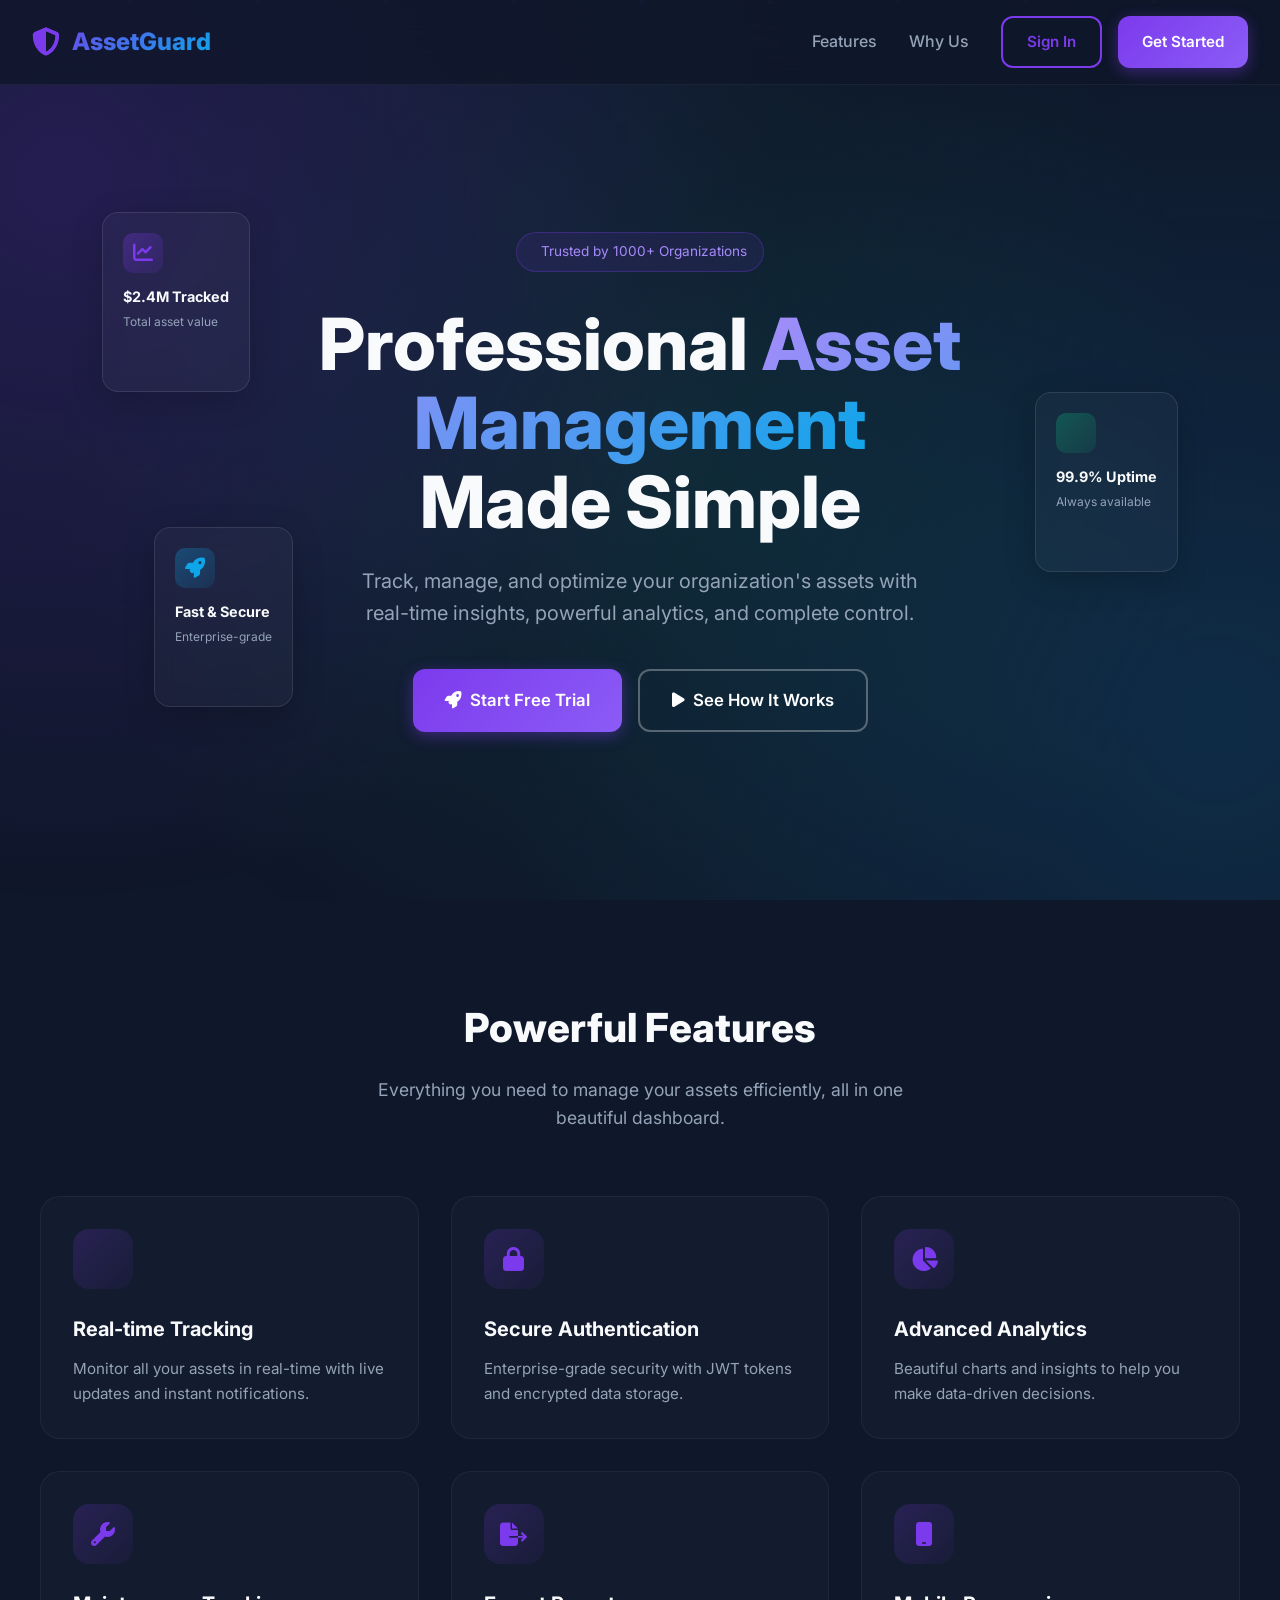
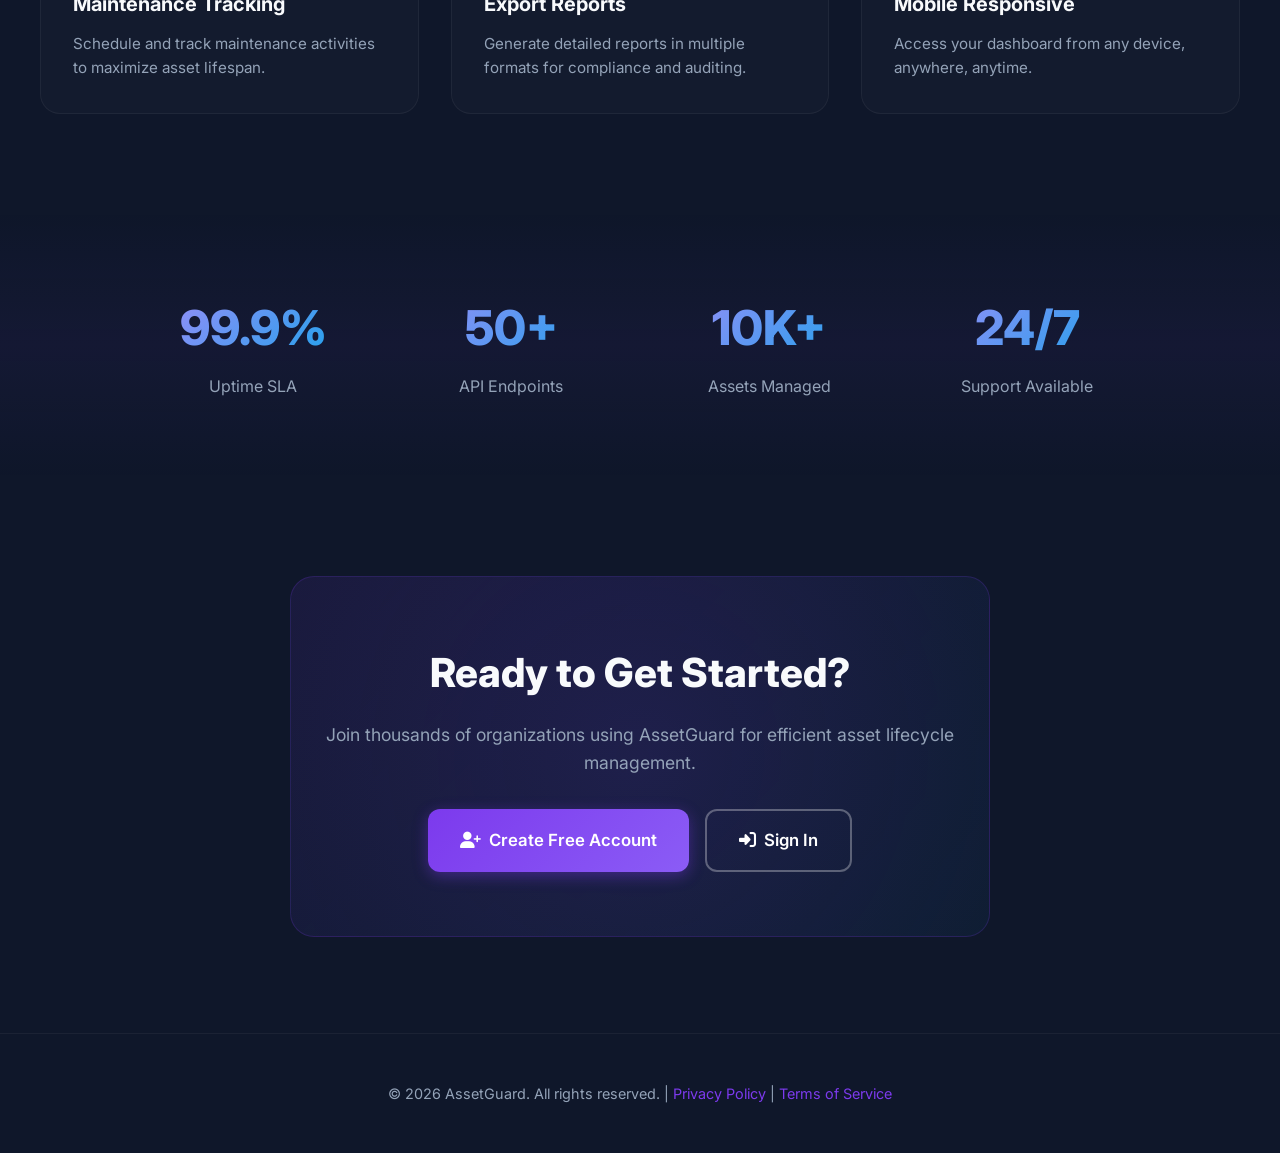
<file: src/main/resources/templates/index.html>
<!DOCTYPE html>
<html lang="en">

<head>
    <meta charset="UTF-8">
    <meta name="viewport" content="width=device-width, initial-scale=1.0">
    <meta name="description"
        content="AssetGuard - Professional Asset Management Made Simple. Track, manage, and optimize your assets with real-time insights.">
    <title>AssetGuard - Professional Asset Management</title>

    <!-- Fonts -->
    <link rel="preconnect" href="https://fonts.googleapis.com">
    <link rel="preconnect" href="https://fonts.gstatic.com" crossorigin>
    <link href="https://fonts.googleapis.com/css2?family=Inter:wght@300;400;500;600;700;800&display=swap"
        rel="stylesheet">

    <!-- Icons -->
    <link rel="stylesheet" href="https://cdnjs.cloudflare.com/ajax/libs/font-awesome/6.5.1/css/all.min.css">

    <!-- Favicon -->
    <link rel="icon"
        href="data:image/svg+xml,<svg xmlns='http://www.w3.org/2000/svg' viewBox='0 0 100 100'><text y='.9em' font-size='90'>🛡️</text></svg>">

    <style>
        :root {
            --primary: #7c3aed;
            --primary-light: #a78bfa;
            --primary-dark: #5b21b6;
            --secondary: #0ea5e9;
            --bg-dark: #0f172a;
            --text-main: #f8fafc;
            --text-muted: #94a3b8;
        }

        * {
            margin: 0;
            padding: 0;
            box-sizing: border-box;
        }

        body {
            font-family: 'Inter', -apple-system, sans-serif;
            background: var(--bg-dark);
            color: var(--text-main);
            line-height: 1.6;
            overflow-x: hidden;
        }

        /* Animated Background */
        .bg-animation {
            position: fixed;
            top: 0;
            left: 0;
            width: 100%;
            height: 100%;
            z-index: -1;
            overflow: hidden;
        }

        .bg-animation::before {
            content: '';
            position: absolute;
            width: 150%;
            height: 150%;
            top: -25%;
            left: -25%;
            background:
                radial-gradient(circle at 20% 30%, rgba(124, 58, 237, 0.2) 0%, transparent 40%),
                radial-gradient(circle at 80% 70%, rgba(14, 165, 233, 0.15) 0%, transparent 40%),
                radial-gradient(circle at 50% 50%, rgba(16, 185, 129, 0.1) 0%, transparent 50%);
            animation: bgRotate 30s linear infinite;
        }

        @keyframes bgRotate {
            from {
                transform: rotate(0deg);
            }

            to {
                transform: rotate(360deg);
            }
        }

        /* Floating Particles */
        .particles {
            position: fixed;
            top: 0;
            left: 0;
            width: 100%;
            height: 100%;
            pointer-events: none;
            z-index: -1;
        }

        .particle {
            position: absolute;
            width: 4px;
            height: 4px;
            background: rgba(124, 58, 237, 0.5);
            border-radius: 50%;
            animation: particleFloat 15s infinite;
        }

        .particle:nth-child(1) {
            left: 10%;
            animation-delay: 0s;
            animation-duration: 20s;
        }

        .particle:nth-child(2) {
            left: 20%;
            animation-delay: 2s;
            animation-duration: 18s;
        }

        .particle:nth-child(3) {
            left: 30%;
            animation-delay: 4s;
            animation-duration: 22s;
        }

        .particle:nth-child(4) {
            left: 40%;
            animation-delay: 1s;
            animation-duration: 16s;
        }

        .particle:nth-child(5) {
            left: 50%;
            animation-delay: 3s;
            animation-duration: 24s;
        }

        .particle:nth-child(6) {
            left: 60%;
            animation-delay: 5s;
            animation-duration: 19s;
        }

        .particle:nth-child(7) {
            left: 70%;
            animation-delay: 2s;
            animation-duration: 21s;
        }

        .particle:nth-child(8) {
            left: 80%;
            animation-delay: 4s;
            animation-duration: 17s;
        }

        .particle:nth-child(9) {
            left: 90%;
            animation-delay: 1s;
            animation-duration: 23s;
        }

        @keyframes particleFloat {

            0%,
            100% {
                transform: translateY(100vh) scale(0);
                opacity: 0;
            }

            10% {
                opacity: 1;
                transform: translateY(90vh) scale(1);
            }

            90% {
                opacity: 1;
                transform: translateY(10vh) scale(1);
            }

            100% {
                transform: translateY(0) scale(0);
                opacity: 0;
            }
        }

        /* Header */
        header {
            position: fixed;
            top: 0;
            left: 0;
            right: 0;
            padding: 1rem 2rem;
            display: flex;
            justify-content: space-between;
            align-items: center;
            z-index: 100;
            background: rgba(15, 23, 42, 0.8);
            backdrop-filter: blur(20px);
            border-bottom: 1px solid rgba(255, 255, 255, 0.05);
        }

        .logo {
            display: flex;
            align-items: center;
            gap: 0.75rem;
            font-size: 1.5rem;
            font-weight: 800;
            background: linear-gradient(135deg, var(--primary), var(--secondary));
            -webkit-background-clip: text;
            -webkit-text-fill-color: transparent;
            background-clip: text;
        }

        .logo i {
            font-size: 1.75rem;
            -webkit-text-fill-color: var(--primary);
        }

        nav {
            display: flex;
            gap: 2rem;
            align-items: center;
        }

        nav a {
            color: var(--text-muted);
            text-decoration: none;
            font-weight: 500;
            transition: 0.3s;
            position: relative;
        }

        nav a:hover {
            color: white;
        }

        nav a::after {
            content: '';
            position: absolute;
            bottom: -4px;
            left: 0;
            width: 0;
            height: 2px;
            background: var(--primary);
            transition: 0.3s;
        }

        nav a:hover::after {
            width: 100%;
        }

        .nav-buttons {
            display: flex;
            gap: 1rem;
        }

        .btn {
            display: inline-flex;
            align-items: center;
            gap: 0.5rem;
            padding: 0.75rem 1.5rem;
            border-radius: 12px;
            font-weight: 600;
            font-size: 0.95rem;
            text-decoration: none;
            transition: all 0.3s;
            cursor: pointer;
            border: none;
        }

        .btn-outline {
            background: transparent;
            color: var(--primary);
            border: 2px solid var(--primary);
        }

        .btn-outline:hover {
            background: var(--primary);
            color: white;
            transform: translateY(-2px);
        }

        .btn-primary {
            background: linear-gradient(135deg, var(--primary), #8b5cf6);
            color: white;
            box-shadow: 0 4px 15px rgba(124, 58, 237, 0.4);
        }

        .btn-primary:hover {
            transform: translateY(-3px);
            box-shadow: 0 8px 25px rgba(124, 58, 237, 0.5);
        }

        .btn-large {
            padding: 1rem 2rem;
            font-size: 1.05rem;
        }

        .btn-white {
            background: white;
            color: var(--primary);
        }

        .btn-white:hover {
            transform: translateY(-3px);
            box-shadow: 0 15px 35px rgba(255, 255, 255, 0.2);
        }

        .btn-ghost {
            background: transparent;
            color: white;
            border: 2px solid rgba(255, 255, 255, 0.3);
        }

        .btn-ghost:hover {
            background: rgba(255, 255, 255, 0.1);
            border-color: rgba(255, 255, 255, 0.5);
        }

        /* Hero Section */
        .hero {
            min-height: 100vh;
            display: flex;
            align-items: center;
            justify-content: center;
            padding: 8rem 2rem 4rem;
            position: relative;
        }

        .hero-content {
            text-align: center;
            max-width: 900px;
            z-index: 1;
        }

        .hero-badge {
            display: inline-flex;
            align-items: center;
            gap: 0.5rem;
            background: rgba(124, 58, 237, 0.1);
            border: 1px solid rgba(124, 58, 237, 0.3);
            padding: 0.5rem 1rem;
            border-radius: 999px;
            font-size: 0.85rem;
            color: var(--primary-light);
            margin-bottom: 2rem;
            animation: fadeInUp 0.8s ease forwards;
        }

        .hero h1 {
            font-size: clamp(2.5rem, 6vw, 4.5rem);
            font-weight: 800;
            line-height: 1.1;
            margin-bottom: 1.5rem;
            animation: fadeInUp 0.8s ease 0.2s forwards;
            opacity: 0;
        }

        .gradient-text {
            background: linear-gradient(135deg, var(--primary-light), var(--secondary), #10b981);
            -webkit-background-clip: text;
            -webkit-text-fill-color: transparent;
            background-clip: text;
            background-size: 200% 200%;
            animation: gradientFlow 5s ease infinite;
        }

        @keyframes gradientFlow {

            0%,
            100% {
                background-position: 0% 50%;
            }

            50% {
                background-position: 100% 50%;
            }
        }

        .hero p {
            font-size: 1.25rem;
            color: var(--text-muted);
            max-width: 600px;
            margin: 0 auto 2.5rem;
            animation: fadeInUp 0.8s ease 0.4s forwards;
            opacity: 0;
        }

        .hero-buttons {
            display: flex;
            gap: 1rem;
            justify-content: center;
            flex-wrap: wrap;
            animation: fadeInUp 0.8s ease 0.6s forwards;
            opacity: 0;
        }

        @keyframes fadeInUp {
            from {
                opacity: 0;
                transform: translateY(30px);
            }

            to {
                opacity: 1;
                transform: translateY(0);
            }
        }

        /* 3D Floating Cards */
        .floating-cards {
            position: absolute;
            width: 100%;
            height: 100%;
            perspective: 1000px;
            pointer-events: none;
        }

        .float-card {
            position: absolute;
            background: rgba(255, 255, 255, 0.03);
            backdrop-filter: blur(10px);
            border: 1px solid rgba(255, 255, 255, 0.1);
            border-radius: 16px;
            padding: 1.25rem;
            animation: floatAnimation 6s ease-in-out infinite;
            box-shadow: 0 8px 32px rgba(0, 0, 0, 0.2);
        }

        .float-card-1 {
            top: 20%;
            left: 8%;
            animation-delay: 0s;
        }

        .float-card-2 {
            top: 40%;
            right: 8%;
            animation-delay: -2s;
        }

        .float-card-3 {
            bottom: 25%;
            left: 12%;
            animation-delay: -4s;
        }

        @keyframes floatAnimation {

            0%,
            100% {
                transform: translateY(0) rotateX(0) rotateY(0);
            }

            25% {
                transform: translateY(-15px) rotateX(5deg) rotateY(5deg);
            }

            50% {
                transform: translateY(0) rotateX(0) rotateY(0);
            }

            75% {
                transform: translateY(15px) rotateX(-5deg) rotateY(-5deg);
            }
        }

        .float-card-icon {
            width: 40px;
            height: 40px;
            border-radius: 10px;
            display: flex;
            align-items: center;
            justify-content: center;
            font-size: 1.25rem;
            margin-bottom: 0.75rem;
        }

        .float-card h4 {
            font-size: 0.9rem;
            margin-bottom: 0.25rem;
        }

        .float-card p {
            font-size: 0.75rem;
            color: var(--text-muted);
        }

        .float-card-1 .float-card-icon {
            background: linear-gradient(135deg, rgba(124, 58, 237, 0.3), rgba(124, 58, 237, 0.1));
            color: var(--primary);
        }

        .float-card-2 .float-card-icon {
            background: linear-gradient(135deg, rgba(16, 185, 129, 0.3), rgba(16, 185, 129, 0.1));
            color: #10b981;
        }

        .float-card-3 .float-card-icon {
            background: linear-gradient(135deg, rgba(14, 165, 233, 0.3), rgba(14, 165, 233, 0.1));
            color: var(--secondary);
        }

        /* Features Section */
        .features {
            padding: 6rem 2rem;
            position: relative;
        }

        .section-header {
            text-align: center;
            max-width: 600px;
            margin: 0 auto 4rem;
        }

        .section-header h2 {
            font-size: 2.5rem;
            font-weight: 800;
            margin-bottom: 1rem;
        }

        .section-header p {
            color: var(--text-muted);
            font-size: 1.1rem;
        }

        .features-grid {
            display: grid;
            grid-template-columns: repeat(auto-fit, minmax(300px, 1fr));
            gap: 2rem;
            max-width: 1200px;
            margin: 0 auto;
        }

        .feature-card {
            background: rgba(255, 255, 255, 0.02);
            border: 1px solid rgba(255, 255, 255, 0.05);
            border-radius: 20px;
            padding: 2rem;
            transition: all 0.4s;
            position: relative;
            overflow: hidden;
        }

        .feature-card::before {
            content: '';
            position: absolute;
            top: 0;
            left: 0;
            right: 0;
            height: 2px;
            background: linear-gradient(90deg, transparent, var(--primary), transparent);
            opacity: 0;
            transition: 0.4s;
        }

        .feature-card:hover {
            transform: translateY(-8px);
            border-color: rgba(124, 58, 237, 0.3);
            box-shadow: 0 20px 40px rgba(0, 0, 0, 0.3);
        }

        .feature-card:hover::before {
            opacity: 1;
        }

        .feature-icon {
            width: 60px;
            height: 60px;
            border-radius: 16px;
            display: flex;
            align-items: center;
            justify-content: center;
            font-size: 1.5rem;
            margin-bottom: 1.5rem;
            background: linear-gradient(135deg, rgba(124, 58, 237, 0.2), rgba(124, 58, 237, 0.05));
            color: var(--primary);
        }

        .feature-card h3 {
            font-size: 1.25rem;
            margin-bottom: 0.75rem;
        }

        .feature-card p {
            color: var(--text-muted);
            font-size: 0.95rem;
        }

        /* Stats Section */
        .stats {
            padding: 5rem 2rem;
            background: linear-gradient(180deg, transparent, rgba(124, 58, 237, 0.05), transparent);
        }

        .stats-grid {
            display: grid;
            grid-template-columns: repeat(auto-fit, minmax(200px, 1fr));
            gap: 2rem;
            max-width: 1000px;
            margin: 0 auto;
            text-align: center;
        }

        .stat-item h3 {
            font-size: 3rem;
            font-weight: 800;
            background: linear-gradient(135deg, var(--primary-light), var(--secondary));
            -webkit-background-clip: text;
            -webkit-text-fill-color: transparent;
            background-clip: text;
            margin-bottom: 0.5rem;
        }

        .stat-item p {
            color: var(--text-muted);
        }

        /* CTA Section */
        .cta {
            padding: 6rem 2rem;
            text-align: center;
        }

        .cta-card {
            max-width: 700px;
            margin: 0 auto;
            background: linear-gradient(135deg, rgba(124, 58, 237, 0.1), rgba(14, 165, 233, 0.05));
            border: 1px solid rgba(124, 58, 237, 0.2);
            border-radius: 24px;
            padding: 4rem 2rem;
            position: relative;
            overflow: hidden;
        }

        .cta-card::before {
            content: '';
            position: absolute;
            top: -50%;
            left: -50%;
            width: 200%;
            height: 200%;
            background: radial-gradient(circle, rgba(124, 58, 237, 0.1) 0%, transparent 50%);
            animation: pulse 4s ease-in-out infinite;
        }

        @keyframes pulse {

            0%,
            100% {
                transform: scale(1);
                opacity: 0.5;
            }

            50% {
                transform: scale(1.1);
                opacity: 1;
            }
        }

        .cta h2 {
            font-size: 2.5rem;
            font-weight: 800;
            margin-bottom: 1rem;
            position: relative;
        }

        .cta p {
            color: var(--text-muted);
            font-size: 1.1rem;
            margin-bottom: 2rem;
            position: relative;
        }

        .cta-buttons {
            display: flex;
            gap: 1rem;
            justify-content: center;
            flex-wrap: wrap;
            position: relative;
        }

        /* Footer */
        footer {
            padding: 3rem 2rem;
            text-align: center;
            border-top: 1px solid rgba(255, 255, 255, 0.05);
        }

        footer p {
            color: var(--text-muted);
            font-size: 0.9rem;
        }

        footer a {
            color: var(--primary);
            text-decoration: none;
        }

        /* Responsive */
        @media (max-width: 768px) {
            header {
                padding: 1rem;
            }

            nav a:not(.btn) {
                display: none;
            }

            .floating-cards {
                display: none;
            }

            .hero {
                padding: 6rem 1.5rem 3rem;
            }

            .hero h1 {
                font-size: 2.25rem;
            }

            .hero p {
                font-size: 1rem;
            }

            .hero-buttons {
                flex-direction: column;
            }

            .section-header h2 {
                font-size: 2rem;
            }

            .cta-card {
                padding: 2.5rem 1.5rem;
            }

            .cta h2 {
                font-size: 1.75rem;
            }
        }
    </style>
</head>

<body>
    <div class="bg-animation"></div>
    <div class="particles">
        <div class="particle"></div>
        <div class="particle"></div>
        <div class="particle"></div>
        <div class="particle"></div>
        <div class="particle"></div>
        <div class="particle"></div>
        <div class="particle"></div>
        <div class="particle"></div>
        <div class="particle"></div>
    </div>

    <header>
        <div class="logo">
            <i class="fa-solid fa-shield-halved"></i>
            AssetGuard
        </div>
        <nav>
            <a href="#features">Features</a>
            <a href="#stats">Why Us</a>
            <div class="nav-buttons">
                <a href="/login" class="btn btn-outline">Sign In</a>
                <a href="/register" class="btn btn-primary">Get Started</a>
            </div>
        </nav>
    </header>

    <section class="hero">
        <div class="floating-cards">
            <div class="float-card float-card-1">
                <div class="float-card-icon"><i class="fa-solid fa-chart-line"></i></div>
                <h4>$2.4M Tracked</h4>
                <p>Total asset value</p>
            </div>
            <div class="float-card float-card-2">
                <div class="float-card-icon"><i class="fa-solid fa-shield-check"></i></div>
                <h4>99.9% Uptime</h4>
                <p>Always available</p>
            </div>
            <div class="float-card float-card-3">
                <div class="float-card-icon"><i class="fa-solid fa-rocket"></i></div>
                <h4>Fast & Secure</h4>
                <p>Enterprise-grade</p>
            </div>
        </div>

        <div class="hero-content">
            <div class="hero-badge">
                <i class="fa-solid fa-sparkles"></i>
                Trusted by 1000+ Organizations
            </div>
            <h1>
                Professional <span class="gradient-text">Asset Management</span><br>Made Simple
            </h1>
            <p>
                Track, manage, and optimize your organization's assets with real-time insights,
                powerful analytics, and complete control.
            </p>
            <div class="hero-buttons">
                <a href="/register" class="btn btn-primary btn-large">
                    <i class="fa-solid fa-rocket"></i>
                    Start Free Trial
                </a>
                <a href="#features" class="btn btn-ghost btn-large">
                    <i class="fa-solid fa-play"></i>
                    See How It Works
                </a>
            </div>
        </div>
    </section>

    <section class="features" id="features">
        <div class="section-header">
            <h2>Powerful Features</h2>
            <p>Everything you need to manage your assets efficiently, all in one beautiful dashboard.</p>
        </div>

        <div class="features-grid">
            <div class="feature-card">
                <div class="feature-icon"><i class="fa-solid fa-radar"></i></div>
                <h3>Real-time Tracking</h3>
                <p>Monitor all your assets in real-time with live updates and instant notifications.</p>
            </div>
            <div class="feature-card">
                <div class="feature-icon"><i class="fa-solid fa-lock"></i></div>
                <h3>Secure Authentication</h3>
                <p>Enterprise-grade security with JWT tokens and encrypted data storage.</p>
            </div>
            <div class="feature-card">
                <div class="feature-icon"><i class="fa-solid fa-chart-pie"></i></div>
                <h3>Advanced Analytics</h3>
                <p>Beautiful charts and insights to help you make data-driven decisions.</p>
            </div>
            <div class="feature-card">
                <div class="feature-icon"><i class="fa-solid fa-wrench"></i></div>
                <h3>Maintenance Tracking</h3>
                <p>Schedule and track maintenance activities to maximize asset lifespan.</p>
            </div>
            <div class="feature-card">
                <div class="feature-icon"><i class="fa-solid fa-file-export"></i></div>
                <h3>Export Reports</h3>
                <p>Generate detailed reports in multiple formats for compliance and auditing.</p>
            </div>
            <div class="feature-card">
                <div class="feature-icon"><i class="fa-solid fa-mobile"></i></div>
                <h3>Mobile Responsive</h3>
                <p>Access your dashboard from any device, anywhere, anytime.</p>
            </div>
        </div>
    </section>

    <section class="stats" id="stats">
        <div class="stats-grid">
            <div class="stat-item">
                <h3>99.9%</h3>
                <p>Uptime SLA</p>
            </div>
            <div class="stat-item">
                <h3>50+</h3>
                <p>API Endpoints</p>
            </div>
            <div class="stat-item">
                <h3>10K+</h3>
                <p>Assets Managed</p>
            </div>
            <div class="stat-item">
                <h3>24/7</h3>
                <p>Support Available</p>
            </div>
        </div>
    </section>

    <section class="cta">
        <div class="cta-card">
            <h2>Ready to Get Started?</h2>
            <p>Join thousands of organizations using AssetGuard for efficient asset lifecycle management.</p>
            <div class="cta-buttons">
                <a href="/register" class="btn btn-primary btn-large">
                    <i class="fa-solid fa-user-plus"></i>
                    Create Free Account
                </a>
                <a href="/login" class="btn btn-ghost btn-large">
                    <i class="fa-solid fa-sign-in-alt"></i>
                    Sign In
                </a>
            </div>
        </div>
    </section>

    <footer>
        <p>&copy; 2026 AssetGuard. All rights reserved. |
            <a href="#">Privacy Policy</a> |
            <a href="#">Terms of Service</a>
        </p>
    </footer>
</body>

</html>
</file>
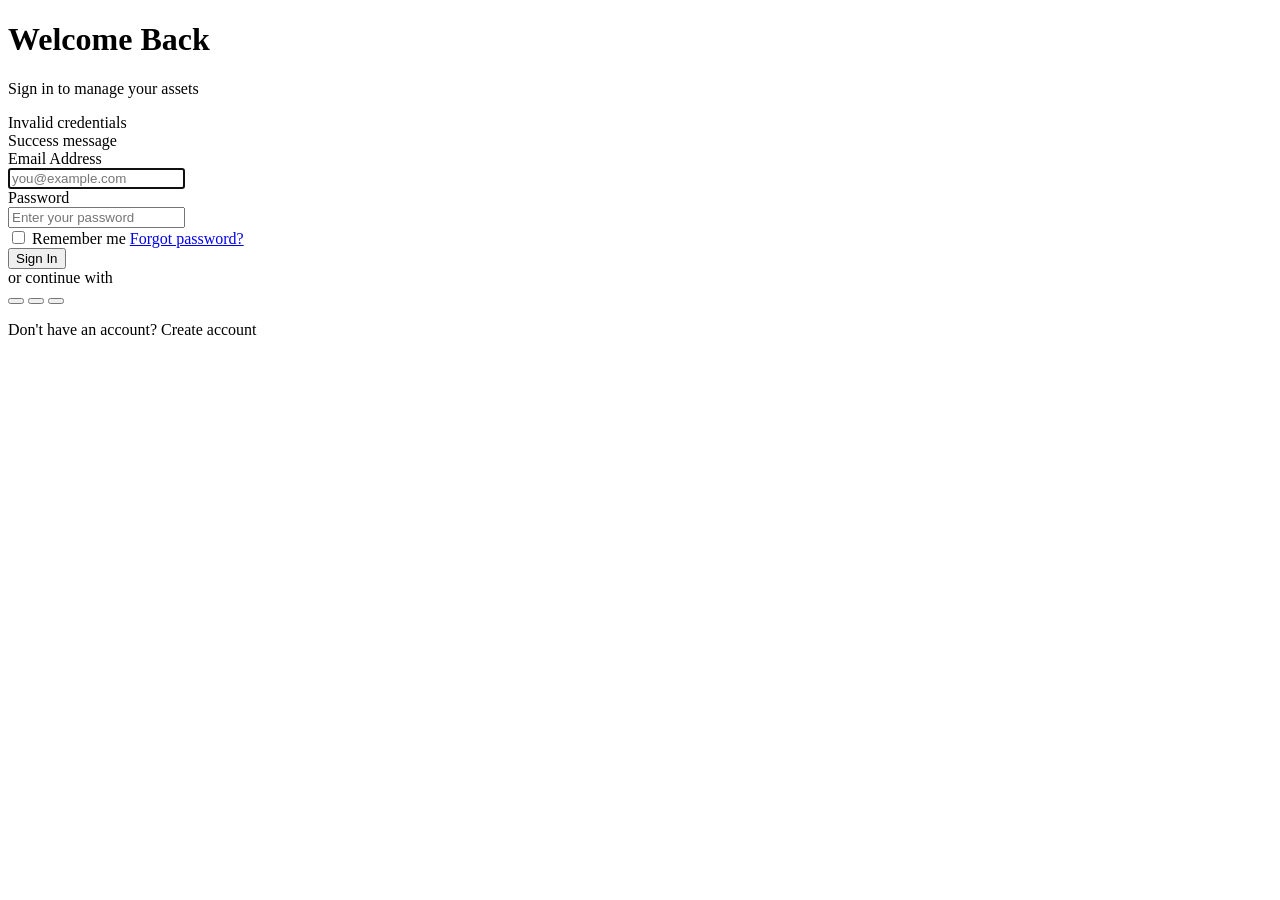
<file: src/main/resources/templates/login.html>
<!DOCTYPE html>
<html xmlns:th="http://www.thymeleaf.org">

<head th:replace="~{fragments/layout :: head}"></head>

<body class="auth-page">
    <div class="auth-container">
        <div class="floating-shapes">
            <div class="shape shape-1"></div>
            <div class="shape shape-2"></div>
            <div class="shape shape-3"></div>
        </div>

        <div class="glass auth-card">
            <div class="auth-header">
                <div class="auth-logo">
                    <i class="fa-solid fa-shield-halved"></i>
                </div>
                <h1>Welcome Back</h1>
                <p>Sign in to manage your assets</p>
            </div>

            <div th:if="${error}" class="alert alert-error">
                <i class="fa-solid fa-circle-exclamation"></i>
                <span th:text="${error}">Invalid credentials</span>
            </div>

            <div th:if="${message}" class="alert alert-success">
                <i class="fa-solid fa-circle-check"></i>
                <span th:text="${message}">Success message</span>
            </div>

            <form th:action="@{/login}" method="post" class="auth-form">
                <div class="form-group">
                    <label class="form-label">Email Address</label>
                    <div class="input-icon-wrapper">
                        <i class="fa-solid fa-envelope"></i>
                        <input type="email" name="username" class="form-control" placeholder="you@example.com" required
                            autofocus>
                    </div>
                </div>

                <div class="form-group">
                    <label class="form-label">Password</label>
                    <div class="input-icon-wrapper">
                        <i class="fa-solid fa-lock"></i>
                        <input type="password" name="password" class="form-control" placeholder="Enter your password"
                            required>
                    </div>
                </div>

                <div class="form-options">
                    <label class="checkbox-wrapper">
                        <input type="checkbox" name="remember-me">
                        <span class="checkmark"></span>
                        Remember me
                    </label>
                    <a href="#" class="forgot-link">Forgot password?</a>
                </div>

                <button type="submit" class="btn btn-primary btn-full">
                    <i class="fa-solid fa-right-to-bracket"></i>
                    Sign In
                </button>
            </form>

            <div class="auth-divider">
                <span>or continue with</span>
            </div>

            <div class="social-login">
                <button class="btn btn-social">
                    <i class="fa-brands fa-google"></i>
                </button>
                <button class="btn btn-social">
                    <i class="fa-brands fa-github"></i>
                </button>
                <button class="btn btn-social">
                    <i class="fa-brands fa-microsoft"></i>
                </button>
            </div>

            <p class="auth-footer">
                Don't have an account?
                <a th:href="@{/register}">Create account</a>
            </p>
        </div>
    </div>

    <script th:src="@{/js/main.js}"></script>
</body>

</html>
</file>
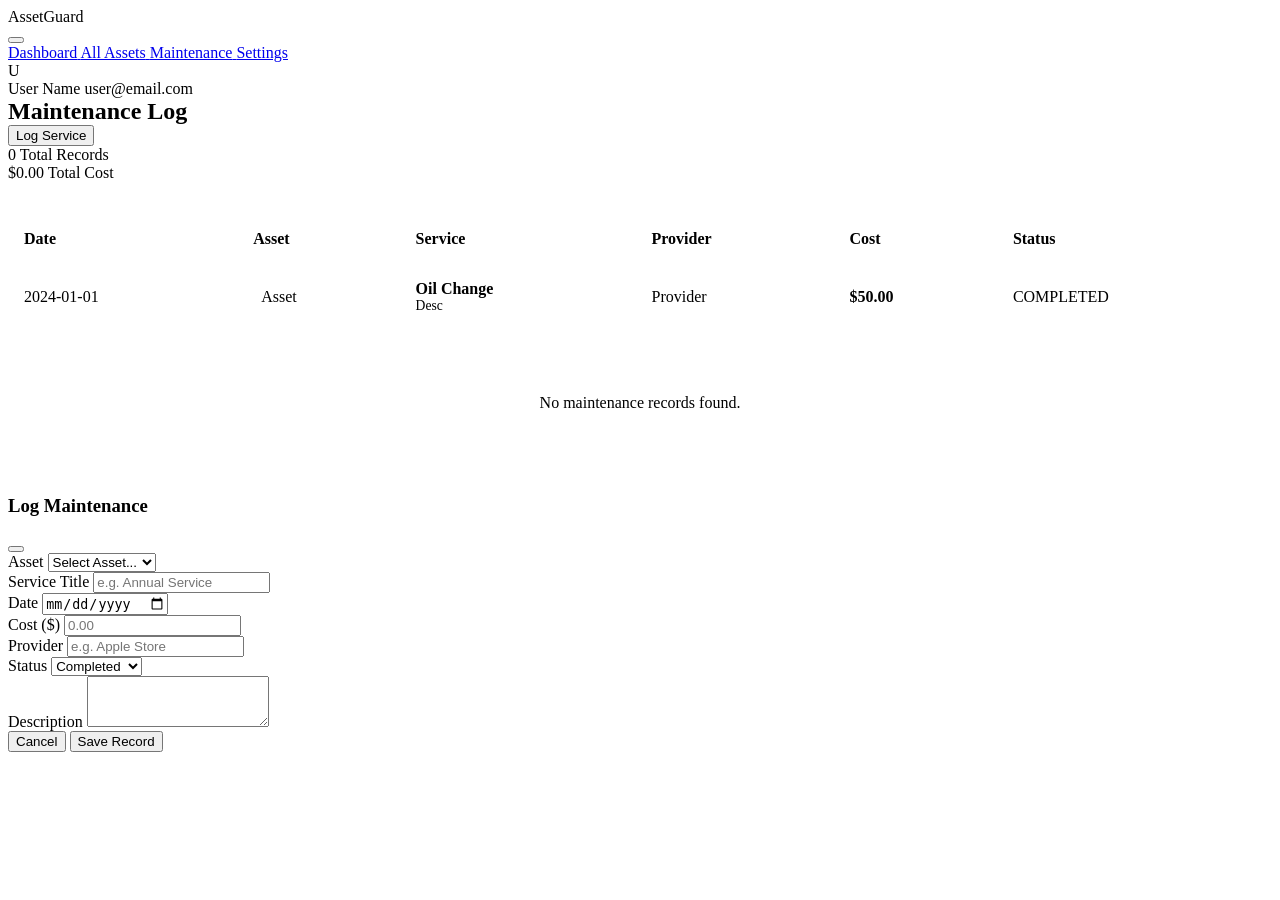
<file: src/main/resources/templates/maintenance.html>
<!DOCTYPE html>
<html xmlns:th="http://www.thymeleaf.org">

<head th:replace="~{fragments/layout :: head}"></head>

<body class="dashboard-page">
    <div class="app-layout">
        <!-- Sidebar -->
        <aside class="sidebar glass">
            <div class="sidebar-header">
                <div class="sidebar-logo">
                    <i class="fa-solid fa-shield-halved"></i>
                    <span>AssetGuard</span>
                </div>
                <button class="sidebar-toggle" onclick="toggleSidebar()">
                    <i class="fa-solid fa-bars"></i>
                </button>
            </div>

            <nav class="sidebar-nav">
                <a href="/dashboard" class="nav-item">
                    <i class="fa-solid fa-gauge-high"></i>
                    <span>Dashboard</span>
                </a>
                <a href="/dashboard" class="nav-item">
                    <i class="fa-solid fa-cubes"></i>
                    <span>All Assets</span>
                </a>
                <a href="/maintenance" class="nav-item active">
                    <i class="fa-solid fa-wrench"></i>
                    <span>Maintenance</span>
                </a>
                <a href="/profile" class="nav-item">
                    <i class="fa-solid fa-user-gear"></i>
                    <span>Settings</span>
                </a>
            </nav>

            <div class="sidebar-footer">
                <div class="user-info">
                    <div class="user-avatar" th:text="${user?.firstName?.charAt(0)}">U</div>
                    <div class="user-details">
                        <span class="user-name" th:text="${user?.fullName}">User Name</span>
                        <span class="user-email" th:text="${user?.email}">user@email.com</span>
                    </div>
                </div>
                <a th:href="@{/logout}" class="btn btn-outline btn-small">
                    <i class="fa-solid fa-sign-out-alt"></i>
                </a>
            </div>
        </aside>

        <!-- Main Content -->
        <main class="main-content">
            <header class="top-bar glass">
                <h2 style="margin: 0; font-size: 1.5rem;">Maintenance Log</h2>
                <div class="top-bar-actions">
                    <button class="btn btn-primary" onclick="toggleModal('addRecordModal')">
                        <i class="fa-solid fa-plus"></i> Log Service
                    </button>
                </div>
            </header>

            <!-- Stats -->
            <div class="stats-grid"
                style="grid-template-columns: repeat(auto-fit, minmax(200px, 1fr)); margin-bottom: 2rem;">
                <div class="stat-card glass">
                    <div class="stat-icon gradient-orange">
                        <i class="fa-solid fa-wrench"></i>
                    </div>
                    <div class="stat-content">
                        <span class="stat-value" th:text="${records.size()}">0</span>
                        <span class="stat-label">Total Records</span>
                    </div>
                </div>
                <div class="stat-card glass">
                    <div class="stat-icon gradient-red">
                        <i class="fa-solid fa-coins"></i>
                    </div>
                    <div class="stat-content">
                        <span class="stat-value" th:text="${'$' + #numbers.formatDecimal(totalCost, 1, 2)}">$0.00</span>
                        <span class="stat-label">Total Cost</span>
                    </div>
                </div>
            </div>

            <!-- Maintenance List -->
            <div class="glass" style="padding: 0; overflow: hidden;">
                <table class="data-table" style="width: 100%; border-collapse: collapse;">
                    <thead style="background: rgba(255,255,255,0.05); border-bottom: 1px solid var(--glass-border);">
                        <tr>
                            <th style="padding: 1rem; text-align: left;">Date</th>
                            <th style="padding: 1rem; text-align: left;">Asset</th>
                            <th style="padding: 1rem; text-align: left;">Service</th>
                            <th style="padding: 1rem; text-align: left;">Provider</th>
                            <th style="padding: 1rem; text-align: left;">Cost</th>
                            <th style="padding: 1rem; text-align: left;">Status</th>
                        </tr>
                    </thead>
                    <tbody>
                        <tr th:each="record : ${records}" style="border-bottom: 1px solid var(--glass-border);">
                            <td style="padding: 1rem;" th:text="${record.maintenanceDate}">2024-01-01</td>
                            <td style="padding: 1rem;">
                                <div style="display: flex; align-items: center; gap: 0.5rem;">
                                    <i class="fa-solid fa-cube" style="color: var(--primary)"></i>
                                    <span th:text="${record.asset.name}">Asset</span>
                                </div>
                            </td>
                            <td style="padding: 1rem;">
                                <div style="font-weight: 600;" th:text="${record.title}">Oil Change</div>
                                <div style="font-size: 0.85rem; color: var(--text-muted);"
                                    th:text="${record.description}">Desc</div>
                            </td>
                            <td style="padding: 1rem;" th:text="${record.serviceProvider}">Provider</td>
                            <td style="padding: 1rem; font-weight: 600;"
                                th:text="${'$' + #numbers.formatDecimal(record.cost, 1, 2)}">$50.00</td>
                            <td style="padding: 1rem;">
                                <span class="asset-status" th:classappend="${record.status.name().toLowerCase()}"
                                    th:text="${record.status}">COMPLETED</span>
                            </td>
                        </tr>
                        <tr th:if="${records.empty}">
                            <td colspan="6" style="padding: 3rem; text-align: center; color: var(--text-muted);">
                                <i class="fa-solid fa-toolbox"
                                    style="font-size: 2rem; margin-bottom: 1rem; opacity: 0.5;"></i>
                                <p>No maintenance records found.</p>
                            </td>
                        </tr>
                    </tbody>
                </table>
            </div>
        </main>
    </div>

    <!-- Add Record Modal -->
    <div id="addRecordModal" class="modal">
        <div class="modal-overlay" onclick="toggleModal('addRecordModal')"></div>
        <div class="glass modal-content animate-scale-in">
            <div class="modal-header">
                <h3><i class="fa-solid fa-wrench"></i> Log Maintenance</h3>
                <button class="modal-close" onclick="toggleModal('addRecordModal')">
                    <i class="fa-solid fa-xmark"></i>
                </button>
            </div>

            <form th:action="@{/maintenance/add}" th:object="${newRecord}" method="post">
                <div class="form-group">
                    <label class="form-label">Asset</label>
                    <select name="assetId" class="form-control" required>
                        <option value="">Select Asset...</option>
                        <option th:each="asset : ${assets}" th:value="${asset.id}" th:text="${asset.name}"></option>
                    </select>
                </div>

                <div class="form-group">
                    <label class="form-label">Service Title</label>
                    <input type="text" th:field="*{title}" class="form-control" placeholder="e.g. Annual Service"
                        required>
                </div>

                <div class="form-row">
                    <div class="form-group">
                        <label class="form-label">Date</label>
                        <input type="date" th:field="*{maintenanceDate}" class="form-control" required>
                    </div>
                    <div class="form-group">
                        <label class="form-label">Cost ($)</label>
                        <input type="number" step="0.01" th:field="*{cost}" class="form-control" placeholder="0.00"
                            required>
                    </div>
                </div>

                <div class="form-row">
                    <div class="form-group">
                        <label class="form-label">Provider</label>
                        <input type="text" th:field="*{serviceProvider}" class="form-control"
                            placeholder="e.g. Apple Store">
                    </div>
                    <div class="form-group">
                        <label class="form-label">Status</label>
                        <select th:field="*{status}" class="form-control">
                            <option value="COMPLETED">Completed</option>
                            <option value="SCHEDULED">Scheduled</option>
                            <option value="IN_PROGRESS">In Progress</option>
                        </select>
                    </div>
                </div>

                <div class="form-group">
                    <label class="form-label">Description</label>
                    <textarea th:field="*{description}" class="form-control" rows="3"></textarea>
                </div>

                <div class="modal-actions">
                    <button type="button" class="btn btn-ghost" onclick="toggleModal('addRecordModal')">Cancel</button>
                    <button type="submit" class="btn btn-primary">Save Record</button>
                </div>
            </form>
        </div>
    </div>

    <script th:src="@{/js/main.js}"></script>
</body>

</html>
</file>
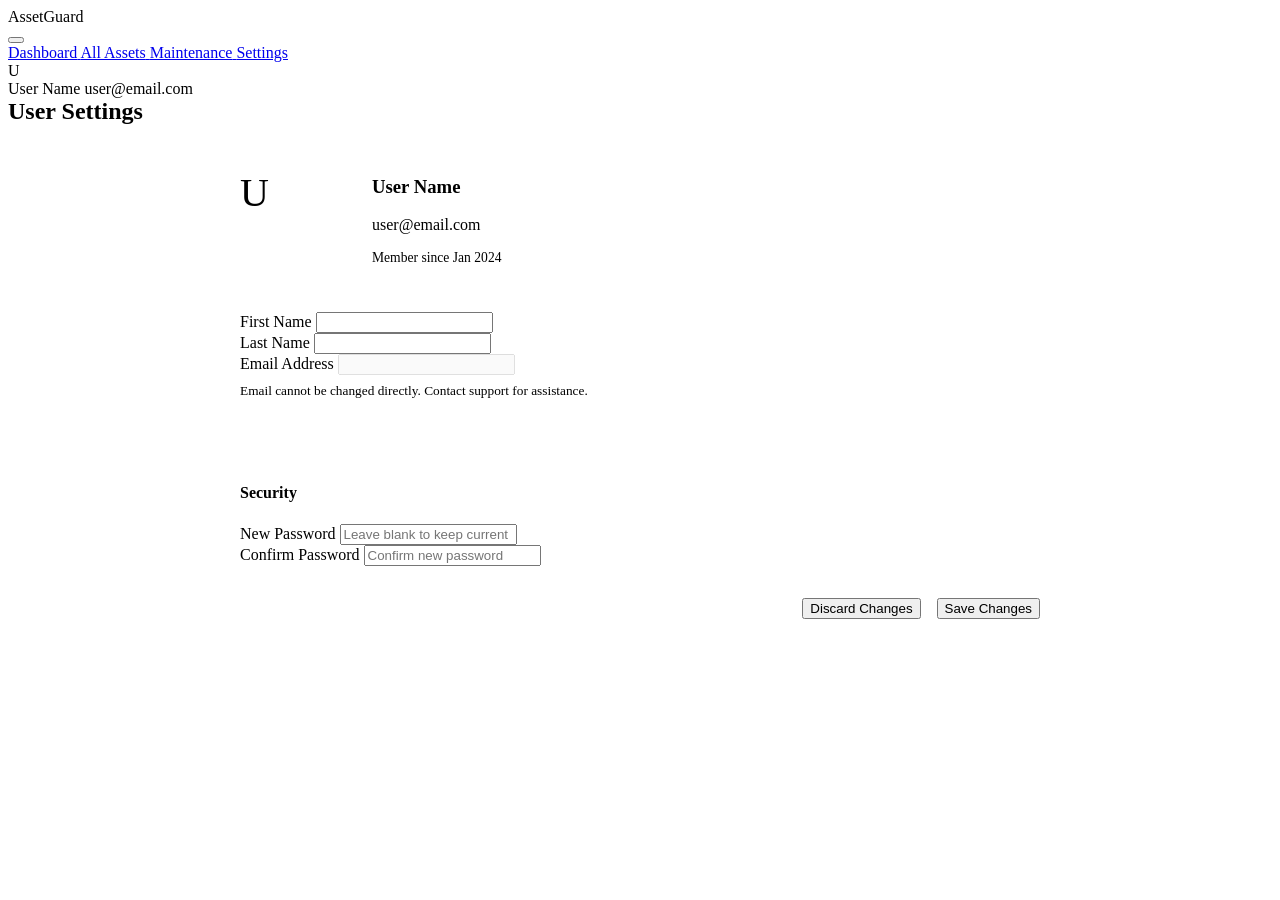
<file: src/main/resources/templates/profile.html>
<!DOCTYPE html>
<html xmlns:th="http://www.thymeleaf.org">

<head th:replace="~{fragments/layout :: head}"></head>

<body class="dashboard-page">
    <div class="app-layout">
        <!-- Sidebar -->
        <aside class="sidebar glass">
            <div class="sidebar-header">
                <div class="sidebar-logo">
                    <i class="fa-solid fa-shield-halved"></i>
                    <span>AssetGuard</span>
                </div>
                <button class="sidebar-toggle" onclick="toggleSidebar()">
                    <i class="fa-solid fa-bars"></i>
                </button>
            </div>

            <nav class="sidebar-nav">
                <a href="/dashboard" class="nav-item">
                    <i class="fa-solid fa-gauge-high"></i>
                    <span>Dashboard</span>
                </a>
                <a href="/dashboard" class="nav-item">
                    <i class="fa-solid fa-cubes"></i>
                    <span>All Assets</span>
                </a>
                <a href="/maintenance" class="nav-item">
                    <i class="fa-solid fa-wrench"></i>
                    <span>Maintenance</span>
                </a>
                <a href="/profile" class="nav-item active">
                    <i class="fa-solid fa-user-gear"></i>
                    <span>Settings</span>
                </a>
            </nav>

            <div class="sidebar-footer">
                <div class="user-info">
                    <div class="user-avatar" th:text="${user?.firstName?.charAt(0)}">U</div>
                    <div class="user-details">
                        <span class="user-name" th:text="${user?.fullName}">User Name</span>
                        <span class="user-email" th:text="${user?.email}">user@email.com</span>
                    </div>
                </div>
                <a th:href="@{/logout}" class="btn btn-outline btn-small">
                    <i class="fa-solid fa-sign-out-alt"></i>
                </a>
            </div>
        </aside>

        <!-- Main Content -->
        <main class="main-content">
            <header class="top-bar glass">
                <h2 style="margin: 0; font-size: 1.5rem;">User Settings</h2>
            </header>

            <div class="glass" style="max-width: 800px; margin: 0 auto; padding: 2rem;">
                <div style="display: flex; gap: 2rem; margin-bottom: 2rem; align-items: center;">
                    <div class="user-avatar" style="width: 100px; height: 100px; font-size: 2.5rem;"
                        th:text="${user?.firstName?.charAt(0)}">U</div>
                    <div>
                        <h3 th:text="${user?.fullName}">User Name</h3>
                        <p style="color: var(--text-muted);" th:text="${user?.email}">user@email.com</p>
                        <p style="font-size: 0.85rem; color: var(--primary);">
                            <i class="fa-solid fa-shield-check"></i>
                            Member since <span th:text="${#temporals.format(user.createdAt, 'MMM yyyy')}">Jan
                                2024</span>
                        </p>
                    </div>
                </div>

                <form th:action="@{/profile/update}" method="post">
                    <div class="form-row">
                        <div class="form-group">
                            <label class="form-label">First Name</label>
                            <input type="text" name="firstName" th:value="${user?.firstName}" class="form-control"
                                required>
                        </div>
                        <div class="form-group">
                            <label class="form-label">Last Name</label>
                            <input type="text" name="lastName" th:value="${user?.lastName}" class="form-control"
                                required>
                        </div>
                    </div>

                    <div class="form-group">
                        <label class="form-label">Email Address</label>
                        <input type="email" th:value="${user?.email}" class="form-control" disabled
                            style="opacity: 0.7; cursor: not-allowed;">
                        <small style="color: var(--text-muted); display: block; margin-top: 0.5rem;">
                            Email cannot be changed directly. Contact support for assistance.
                        </small>
                    </div>

                    <div style="margin-top: 2rem; padding-top: 2rem; border-top: 1px solid var(--glass-border);">
                        <h4><i class="fa-solid fa-lock"></i> Security</h4>
                        <div class="form-row" style="margin-top: 1rem;">
                            <div class="form-group">
                                <label class="form-label">New Password</label>
                                <input type="password" name="newPassword" class="form-control"
                                    placeholder="Leave blank to keep current">
                            </div>
                            <div class="form-group">
                                <label class="form-label">Confirm Password</label>
                                <input type="password" name="confirmPassword" class="form-control"
                                    placeholder="Confirm new password">
                            </div>
                        </div>
                    </div>

                    <div style="margin-top: 2rem; display: flex; justify-content: flex-end; gap: 1rem;">
                        <button type="reset" class="btn btn-ghost">Discard Changes</button>
                        <button type="submit" class="btn btn-primary">Save Changes</button>
                    </div>
                </form>
            </div>
        </main>
    </div>

    <script th:src="@{/js/main.js}"></script>
</body>

</html>
</file>
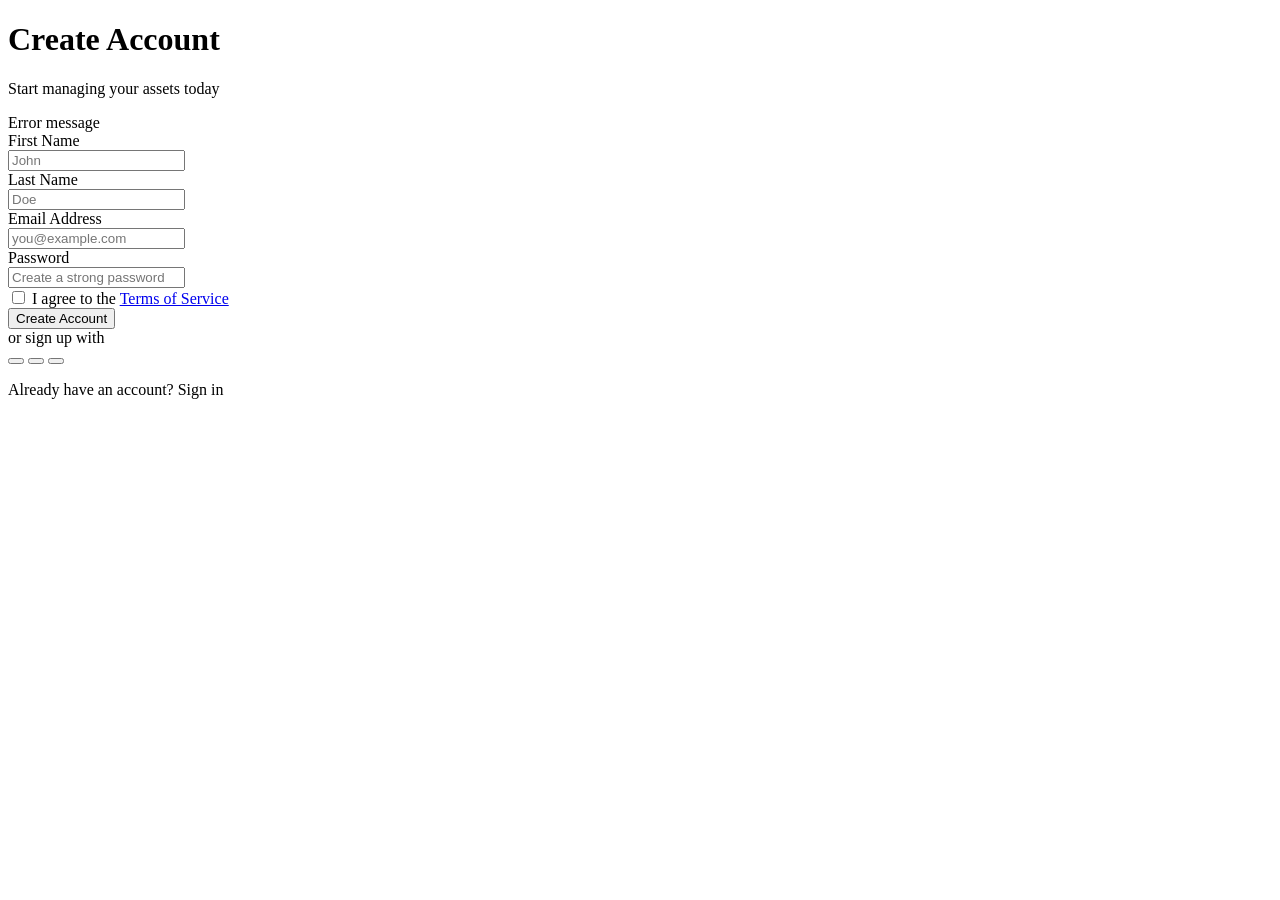
<file: src/main/resources/templates/register.html>
<!DOCTYPE html>
<html xmlns:th="http://www.thymeleaf.org">

<head th:replace="~{fragments/layout :: head}"></head>

<body class="auth-page">
    <div class="auth-container">
        <div class="floating-shapes">
            <div class="shape shape-1"></div>
            <div class="shape shape-2"></div>
            <div class="shape shape-3"></div>
        </div>

        <div class="glass auth-card">
            <div class="auth-header">
                <div class="auth-logo">
                    <i class="fa-solid fa-shield-halved"></i>
                </div>
                <h1>Create Account</h1>
                <p>Start managing your assets today</p>
            </div>

            <div th:if="${error}" class="alert alert-error">
                <i class="fa-solid fa-circle-exclamation"></i>
                <span th:text="${error}">Error message</span>
            </div>

            <form th:action="@{/register}" method="post" class="auth-form">
                <div class="form-row">
                    <div class="form-group">
                        <label class="form-label">First Name</label>
                        <div class="input-icon-wrapper">
                            <i class="fa-solid fa-user"></i>
                            <input type="text" name="firstName" class="form-control" placeholder="John" required>
                        </div>
                    </div>

                    <div class="form-group">
                        <label class="form-label">Last Name</label>
                        <div class="input-icon-wrapper">
                            <i class="fa-solid fa-user"></i>
                            <input type="text" name="lastName" class="form-control" placeholder="Doe" required>
                        </div>
                    </div>
                </div>

                <div class="form-group">
                    <label class="form-label">Email Address</label>
                    <div class="input-icon-wrapper">
                        <i class="fa-solid fa-envelope"></i>
                        <input type="email" name="email" class="form-control" placeholder="you@example.com" required>
                    </div>
                </div>

                <div class="form-group">
                    <label class="form-label">Password</label>
                    <div class="input-icon-wrapper">
                        <i class="fa-solid fa-lock"></i>
                        <input type="password" name="password" class="form-control"
                            placeholder="Create a strong password" required minlength="6">
                    </div>
                    <div class="password-strength">
                        <div class="strength-bar"></div>
                    </div>
                </div>

                <div class="form-options">
                    <label class="checkbox-wrapper">
                        <input type="checkbox" required>
                        <span class="checkmark"></span>
                        I agree to the <a href="#">Terms of Service</a>
                    </label>
                </div>

                <button type="submit" class="btn btn-primary btn-full">
                    <i class="fa-solid fa-user-plus"></i>
                    Create Account
                </button>
            </form>

            <div class="auth-divider">
                <span>or sign up with</span>
            </div>

            <div class="social-login">
                <button class="btn btn-social">
                    <i class="fa-brands fa-google"></i>
                </button>
                <button class="btn btn-social">
                    <i class="fa-brands fa-github"></i>
                </button>
                <button class="btn btn-social">
                    <i class="fa-brands fa-microsoft"></i>
                </button>
            </div>

            <p class="auth-footer">
                Already have an account?
                <a th:href="@{/login}">Sign in</a>
            </p>
        </div>
    </div>

    <script th:src="@{/js/main.js}"></script>
</body>

</html>
</file>
